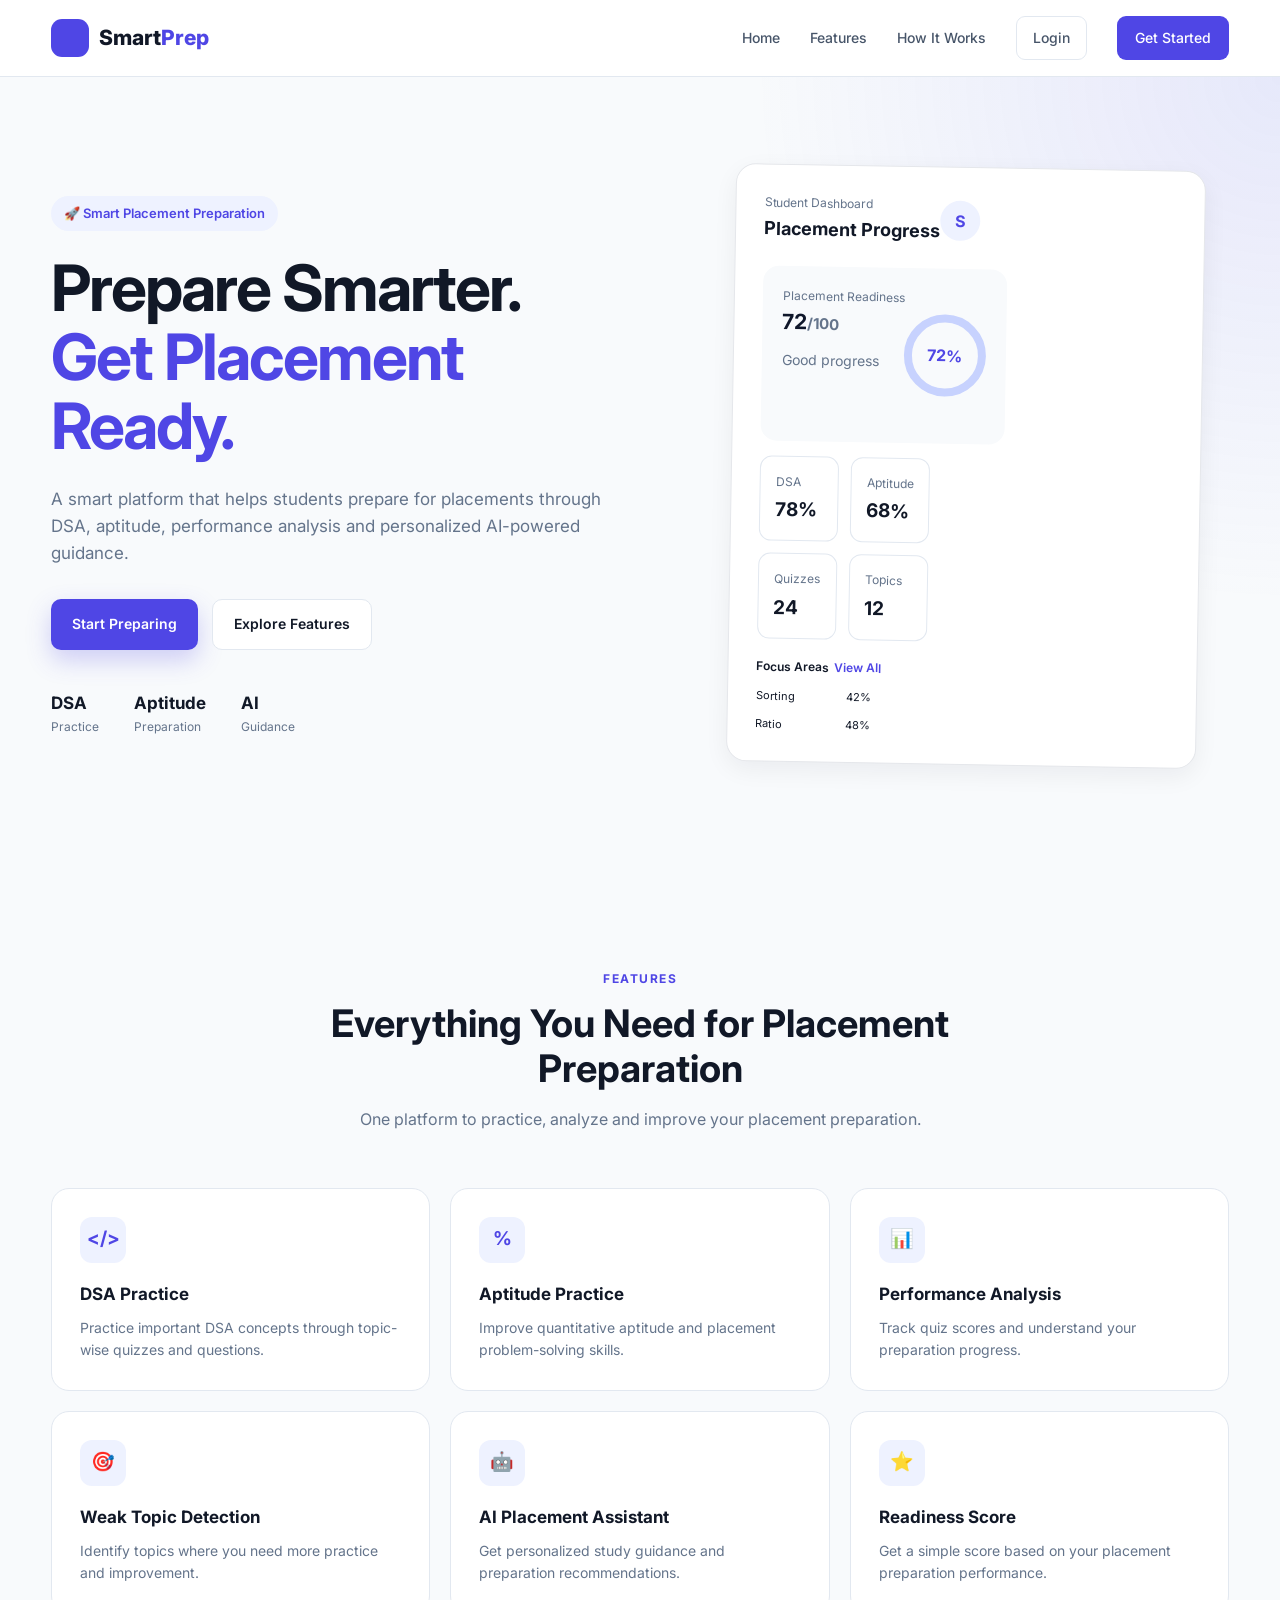
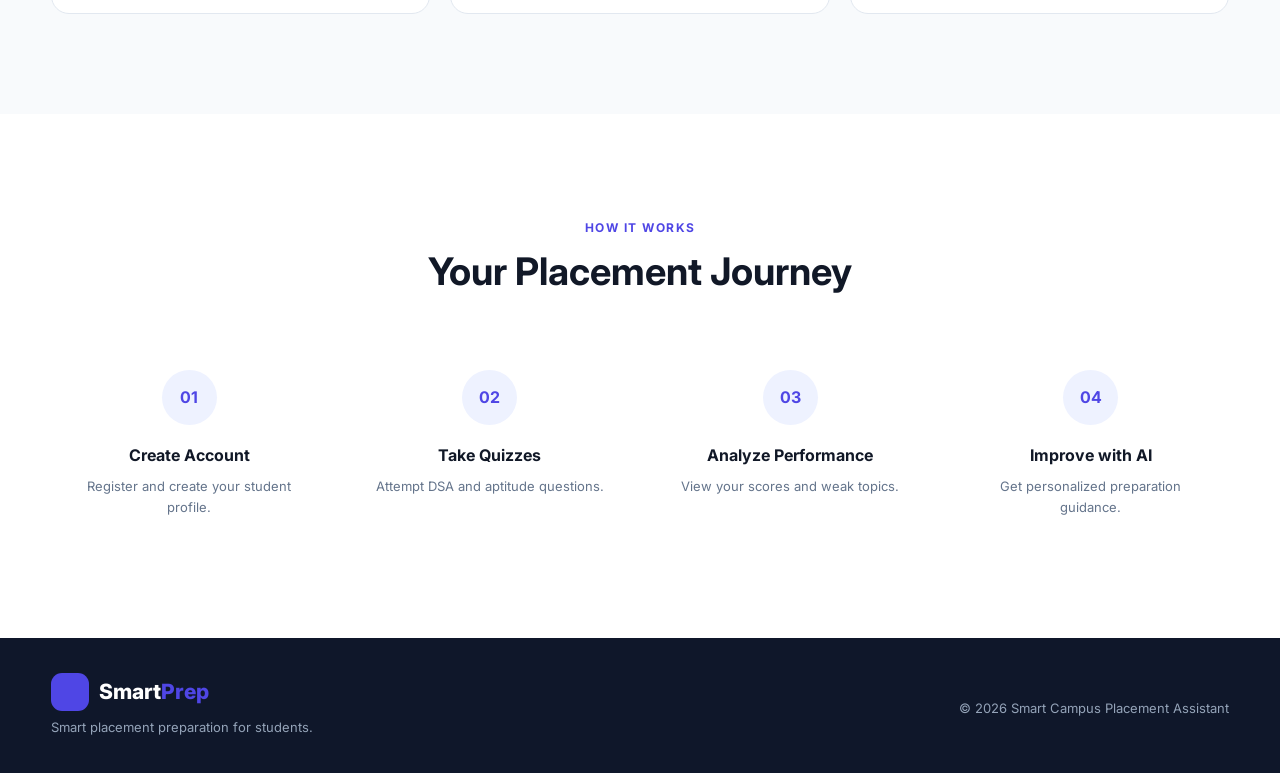
<file: index.html>
<!DOCTYPE html>
<html lang="en">

<head>
    <meta charset="UTF-8">

    <meta name="viewport" content="width=device-width, initial-scale=1.0">

    <meta name="description"
        content="Smart Campus Placement Assistant - Personalized placement preparation platform for students.">

    <meta name="author" content="Smart Campus Placement Assistant">

    <title>Smart Campus Placement Assistant</title>

    <!-- Google Font -->
    <link rel="preconnect" href="https://fonts.googleapis.com">
    <link rel="preconnect" href="https://fonts.gstatic.com" crossorigin>

    <link
        href="https://fonts.googleapis.com/css2?family=Inter:wght@400;500;600;700;800&display=swap"
        rel="stylesheet">
    <!-- Main CSS -->
    <link rel="stylesheet" href="css/style.css">
</head>

<body>

    <!-- ================= NAVBAR ================= -->

    <header class="navbar">

        <div class="container navbar-container">

            <a href="index.html" class="logo">
                <span class="logo-icon"></span>

                <span>
                    Smart<span class="logo-highlight">Prep</span>
                </span>
            </a>

            <nav class="nav-menu">

                <a href="#home">Home</a>
                <a href="#features">Features</a>
                <a href="#how-it-works">How It Works</a>

             <a href="login.html" class="nav-login">
    Login
</a>

                <a href="register.html" class="nav-register">
    Get Started
</a>

            </nav>

        </div>

    </header>


    <!-- ================= HERO SECTION ================= -->

    <main>

        <section id="home" class="hero">

            <div class="container hero-container">

                <div class="hero-content">

                    <div class="badge">
                        🚀 Smart Placement Preparation
                    </div>

                    <h1>
                        Prepare Smarter.
                        <span>Get Placement Ready.</span>
                    </h1>

                    <p class="hero-description">

                        A smart platform that helps students prepare for
                        placements through DSA, aptitude, performance
                        analysis and personalized AI-powered guidance.

                    </p>

                    <div class="hero-buttons">

                        <a href="#" class="btn btn-primary">
                            Start Preparing
                        </a>

                        <a href="#features" class="btn btn-secondary">
                            Explore Features
                        </a>

                    </div>

                    <div class="hero-stats">

                        <div class="stat">
                            <strong>DSA</strong>
                            <span>Practice</span>
                        </div>

                        <div class="stat">
                            <strong>Aptitude</strong>
                            <span>Preparation</span>
                        </div>

                        <div class="stat">
                            <strong>AI</strong>
                            <span>Guidance</span>
                        </div>

                    </div>

                </div>


                <!-- Dashboard Preview -->

                <div class="hero-dashboard">

                    <div class="dashboard-card">

                        <div class="dashboard-header">

                            <div>
                                <span class="small-text">
                                    Student Dashboard
                                </span>

                                <h3>Placement Progress</h3>
                            </div>

                            <div class="profile-circle">
                                S
                            </div>

                        </div>


                        <div class="readiness-card">

                            <div>
                                <span class="small-text">
                                    Placement Readiness
                                </span>

                                <h2>72<span>/100</span></h2>

                                <p>
                                    Good progress
                                </p>
                            </div>

                            <div class="progress-circle">
                                72%
                            </div>

                        </div>


                        <div class="dashboard-grid">

                            <div class="mini-card">
                                <span>DSA</span>
                                <strong>78%</strong>
                            </div>

                            <div class="mini-card">
                                <span>Aptitude</span>
                                <strong>68%</strong>
                            </div>

                            <div class="mini-card">
                                <span>Quizzes</span>
                                <strong>24</strong>
                            </div>

                            <div class="mini-card">
                                <span>Topics</span>
                                <strong>12</strong>
                            </div>

                        </div>


                        <div class="weak-topic">

                            <div class="weak-topic-header">
                                <span>Focus Areas</span>
                                <span>View All</span>
                            </div>

                            <div class="topic">
                                <span>Sorting</span>

                                <div class="topic-bar">
                                    <div class="topic-progress sorting"></div>
                                </div>

                                <span>42%</span>
                            </div>

                            <div class="topic">
                                <span>Ratio</span>

                                <div class="topic-bar">
                                    <div class="topic-progress ratio"></div>
                                </div>

                                <span>48%</span>
                            </div>

                        </div>

                    </div>

                </div>

            </div>

        </section>


        <!-- ================= FEATURES ================= -->

        <section id="features" class="features-section">

            <div class="container">

                <div class="section-heading">

                    <span class="section-label">
                        FEATURES
                    </span>

                    <h2>
                        Everything You Need for Placement Preparation
                    </h2>

                    <p>
                        One platform to practice, analyze and improve
                        your placement preparation.
                    </p>

                </div>


                <div class="features-grid">

                    <div class="feature-card">

                        <div class="feature-icon">
                            &lt;/&gt;
                        </div>

                        <h3>DSA Practice</h3>

                        <p>
                            Practice important DSA concepts through
                            topic-wise quizzes and questions.
                        </p>

                    </div>


                    <div class="feature-card">

                        <div class="feature-icon">
                            %
                        </div>

                        <h3>Aptitude Practice</h3>

                        <p>
                            Improve quantitative aptitude and
                            placement problem-solving skills.
                        </p>

                    </div>


                    <div class="feature-card">

                        <div class="feature-icon">
                            📊
                        </div>

                        <h3>Performance Analysis</h3>

                        <p>
                            Track quiz scores and understand your
                            preparation progress.
                        </p>

                    </div>


                    <div class="feature-card">

                        <div class="feature-icon">
                            🎯
                        </div>

                        <h3>Weak Topic Detection</h3>

                        <p>
                            Identify topics where you need more
                            practice and improvement.
                        </p>

                    </div>


                    <div class="feature-card">

                        <div class="feature-icon">
                            🤖
                        </div>

                        <h3>AI Placement Assistant</h3>

                        <p>
                            Get personalized study guidance and
                            preparation recommendations.
                        </p>

                    </div>


                    <div class="feature-card">

                        <div class="feature-icon">
                            ⭐
                        </div>

                        <h3>Readiness Score</h3>

                        <p>
                            Get a simple score based on your
                            placement preparation performance.
                        </p>

                    </div>

                </div>

            </div>

        </section>


        <!-- ================= HOW IT WORKS ================= -->

        <section id="how-it-works" class="how-section">

            <div class="container">

                <div class="section-heading">

                    <span class="section-label">
                        HOW IT WORKS
                    </span>

                    <h2>
                        Your Placement Journey
                    </h2>

                </div>


                <div class="steps">

                    <div class="step">

                        <div class="step-number">
                            01
                        </div>

                        <h3>Create Account</h3>

                        <p>
                            Register and create your student profile.
                        </p>

                    </div>


                    <div class="step">

                        <div class="step-number">
                            02
                        </div>

                        <h3>Take Quizzes</h3>

                        <p>
                            Attempt DSA and aptitude questions.
                        </p>

                    </div>


                    <div class="step">

                        <div class="step-number">
                            03
                        </div>

                        <h3>Analyze Performance</h3>

                        <p>
                            View your scores and weak topics.
                        </p>

                    </div>


                    <div class="step">

                        <div class="step-number">
                            04
                        </div>

                        <h3>Improve with AI</h3>

                        <p>
                            Get personalized preparation guidance.
                        </p>

                    </div>

                </div>

            </div>

        </section>

    </main>


    <!-- ================= FOOTER ================= -->

    <footer class="footer">

        <div class="container footer-container">

            <div>

                <div class="logo footer-logo">
                    <span class="logo-icon"></span>

                    <span>
                        Smart<span class="logo-highlight">Prep</span>
                    </span>
                </div>

                <p>
                    Smart placement preparation for students.
                </p>

            </div>

            <div>
                <p>
                    © 2026 Smart Campus Placement Assistant
                </p>
            </div>

        </div>

    </footer>


    <!-- Main JavaScript -->
    <script src="js/script.js"></script>

</body>

</html>
</file>
<file: css/style.css>
/* =====================================================
   SMART CAMPUS PLACEMENT ASSISTANT
   MAIN STYLESHEET
===================================================== */


/* ================= RESET ================= */

* {
    margin: 0;
    padding: 0;
    box-sizing: border-box;
}


html {
    scroll-behavior: smooth;
}


body {
    font-family: "Inter", sans-serif;
    background: #f8fafc;
    color: #111827;
    line-height: 1.6;
}


a {
    text-decoration: none;
    color: inherit;
}


button,
input {
    font-family: inherit;
}


/* ================= VARIABLES ================= */

:root {

    --primary: #4f46e5;
    --primary-dark: #3730a3;

    --secondary: #7c3aed;

    --text-dark: #111827;
    --text-gray: #64748b;

    --background: #f8fafc;
    --white: #ffffff;

    --border: #e2e8f0;

    --shadow:
        0 20px 50px rgba(15, 23, 42, 0.08);

    --radius: 18px;
}


/* ================= CONTAINER ================= */

.container {

    width: min(1180px, 92%);

    margin: auto;
}


/* ================= NAVBAR ================= */

.navbar {

    position: sticky;

    top: 0;

    z-index: 1000;

    background: rgba(255, 255, 255, 0.92);

    backdrop-filter: blur(15px);

    border-bottom: 1px solid var(--border);
}


.navbar-container {

    height: 76px;

    display: flex;

    align-items: center;

    justify-content: space-between;
}


/* ================= LOGO ================= */

.logo {

    display: flex;

    align-items: center;

    gap: 10px;

    font-size: 21px;

    font-weight: 800;
}


.logo-icon {

    width: 38px;

    height: 38px;

    display: flex;

    align-items: center;

    justify-content: center;

    border-radius: 11px;

    background: var(--primary);

    color: white;

    font-weight: 800;
}


.logo-highlight {

    color: var(--primary);
}


/* ================= NAVIGATION ================= */

.nav-menu {

    display: flex;

    align-items: center;

    gap: 30px;

    font-size: 14px;

    font-weight: 500;
}


.nav-menu a {

    color: #475569;

    transition: 0.25s;
}


.nav-menu a:hover {

    color: var(--primary);
}


.nav-login {

    padding: 10px 16px;

    border: 1px solid var(--border);

    border-radius: 9px;
}


.nav-register {

    padding: 11px 18px;

    color: white !important;

    background: var(--primary);

    border-radius: 9px;
}


/* ================= HERO ================= */

.hero {

    padding: 90px 0 100px;

    background:
        radial-gradient(
            circle at top right,
            rgba(99, 102, 241, 0.12),
            transparent 35%
        ),
        #f8fafc;
}


.hero-container {

    display: grid;

    grid-template-columns: 1fr 0.9fr;

    align-items: center;

    gap: 70px;
}


/* ================= HERO CONTENT ================= */

.badge {

    display: inline-block;

    padding: 7px 13px;

    margin-bottom: 22px;

    border-radius: 50px;

    background: #eef2ff;

    color: var(--primary);

    font-size: 13px;

    font-weight: 600;
}


.hero h1 {

    max-width: 650px;

    font-size: clamp(42px, 5vw, 66px);

    line-height: 1.08;

    letter-spacing: -2px;
}


.hero h1 span {

    display: block;

    color: var(--primary);
}


.hero-description {

    max-width: 600px;

    margin-top: 25px;

    color: var(--text-gray);

    font-size: 17px;
}


.hero-buttons {

    display: flex;

    gap: 14px;

    margin-top: 32px;
}


/* ================= BUTTONS ================= */

.btn {

    display: inline-flex;

    align-items: center;

    justify-content: center;

    padding: 13px 21px;

    border-radius: 10px;

    font-size: 14px;

    font-weight: 600;

    transition: 0.25s;
}


.btn-primary {

    background: var(--primary);

    color: white;

    box-shadow:
        0 10px 25px rgba(79, 70, 229, 0.25);
}


.btn-primary:hover {

    background: var(--primary-dark);

    transform: translateY(-2px);
}


.btn-secondary {

    background: white;

    border: 1px solid var(--border);

    color: var(--text-dark);
}


.btn-secondary:hover {

    border-color: var(--primary);

    color: var(--primary);
}


/* ================= HERO STATS ================= */

.hero-stats {

    display: flex;

    gap: 35px;

    margin-top: 40px;
}


.stat {

    display: flex;

    flex-direction: column;
}


.stat strong {

    font-size: 17px;
}


.stat span {

    font-size: 12px;

    color: var(--text-gray);
}


/* ================= DASHBOARD PREVIEW ================= */

.hero-dashboard {

    display: flex;

    justify-content: center;
}


.dashboard-card {

    width: 100%;

    max-width: 470px;

    padding: 25px;

    background: white;

    border: 1px solid var(--border);

    border-radius: 22px;

    box-shadow: var(--shadow);

    transform: rotate(1deg);
}


.dashboard-header {

    display: flex;

    justify-content: space-between;

    align-items: center;
}


.small-text {

    display: block;

    color: var(--text-gray);

    font-size: 12px;
}


.dashboard-header h3 {

    margin-top: 3px;

    font-size: 18px;
}


.profile-circle {

    width: 40px;

    height: 40px;

    display: flex;

    align-items: center;

    justify-content: center;

    border-radius: 50%;

    background: #eef2ff;

    color: var(--primary);

    font-weight: 700;
}


/* ================= READINESS ================= */

.readiness-card {

    display: flex;

    align-items: center;

    justify-content: space-between;

    margin-top: 22px;

    padding: 20px;

    border-radius: 16px;

    background: #f8fafc;
}


.readiness-card h2 {

    margin-top: 5px;

    font-size: 34px;
}


.readiness-card h2 span {

    font-size: 15px;

    color: var(--text-gray);
}


.readiness-card p {

    font-size: 12px;

    color: #16a34a;
}


.progress-circle {

    width: 82px;

    height: 82px;

    display: flex;

    align-items: center;

    justify-content: center;

    border-radius: 50%;

    border: 8px solid #c7d2fe;

    color: var(--primary);

    font-size: 16px;

    font-weight: 700;
}


/* ================= MINI CARDS ================= */

.dashboard-grid {

    display: grid;

    grid-template-columns: repeat(2, 1fr);

    gap: 12px;

    margin-top: 15px;
}


.mini-card {

    padding: 15px;

    border: 1px solid var(--border);

    border-radius: 12px;
}


.mini-card span {

    display: block;

    color: var(--text-gray);

    font-size: 12px;
}


.mini-card strong {

    display: block;

    margin-top: 4px;

    font-size: 19px;
}


/* ================= WEAK TOPICS ================= */

.weak-topic {

    margin-top: 18px;
}


.weak-topic-header {

    display: flex;

    justify-content: space-between;

    margin-bottom: 12px;

    font-size: 12px;

    font-weight: 600;
}


.weak-topic-header span:last-child {

    color: var(--primary);
}


.topic {

    display: grid;

    grid-template-columns: 70px 1fr 35px;

    align-items: center;

    gap: 10px;

    margin-top: 10px;

    font-size: 11px;
}


.topic-bar {

    height: 6px;

    overflow: hidden;

    border-radius: 20px;

    background: #e2e8f0;
}


.topic-progress {

    height: 100%;

    border-radius: 20px;

    background: var(--primary);
}


.sorting {

    width: 42%;
}


.ratio {

    width: 48%;
}


/* ================= SECTIONS ================= */

.features-section,
.how-section {

    padding: 100px 0;
}


.section-heading {

    max-width: 650px;

    margin: 0 auto 55px;

    text-align: center;
}


.section-label {

    color: var(--primary);

    font-size: 12px;

    font-weight: 700;

    letter-spacing: 1.5px;
}


.section-heading h2 {

    margin-top: 10px;

    font-size: 38px;

    line-height: 1.2;
}


.section-heading p {

    margin-top: 15px;

    color: var(--text-gray);
}


/* ================= FEATURES ================= */

.features-grid {

    display: grid;

    grid-template-columns:
        repeat(3, 1fr);

    gap: 20px;
}


.feature-card {

    padding: 28px;

    background: white;

    border: 1px solid var(--border);

    border-radius: var(--radius);

    transition: 0.3s;
}


.feature-card:hover {

    transform: translateY(-5px);

    box-shadow: var(--shadow);
}


.feature-icon {

    width: 46px;

    height: 46px;

    display: flex;

    align-items: center;

    justify-content: center;

    margin-bottom: 18px;

    border-radius: 12px;

    background: #eef2ff;

    color: var(--primary);

    font-size: 19px;

    font-weight: 700;
}


.feature-card h3 {

    font-size: 17px;
}


.feature-card p {

    margin-top: 9px;

    color: var(--text-gray);

    font-size: 14px;
}


/* ================= HOW IT WORKS ================= */

.how-section {

    background: white;
}


.steps {

    display: grid;

    grid-template-columns:
        repeat(4, 1fr);

    gap: 25px;
}


.step {

    text-align: center;

    padding: 20px;
}


.step-number {

    width: 55px;

    height: 55px;

    display: flex;

    align-items: center;

    justify-content: center;

    margin: 0 auto 18px;

    border-radius: 50%;

    background: #eef2ff;

    color: var(--primary);

    font-weight: 700;
}


.step h3 {

    font-size: 16px;
}


.step p {

    margin-top: 8px;

    color: var(--text-gray);

    font-size: 13px;
}


/* ================= FOOTER ================= */

.footer {

    padding: 35px 0;

    background: #0f172a;

    color: white;
}


.footer-container {

    display: flex;

    justify-content: space-between;

    align-items: center;
}


.footer-logo {

    color: white;
}


.footer p {

    margin-top: 6px;

    color: #94a3b8;

    font-size: 13px;
}


/* ================= RESPONSIVE ================= */

@media (max-width: 900px) {

    .nav-menu {

        gap: 15px;
    }


    .hero-container {

        grid-template-columns: 1fr;

    }


    .hero-content {

        text-align: center;
    }


    .hero-description {

        margin-left: auto;

        margin-right: auto;
    }


    .hero-buttons {

        justify-content: center;
    }


    .hero-stats {

        justify-content: center;
    }


    .features-grid {

        grid-template-columns:
            repeat(2, 1fr);
    }


    .steps {

        grid-template-columns:
            repeat(2, 1fr);
    }

}


@media (max-width: 600px) {

    .navbar-container {

        height: auto;

        padding: 15px 0;
    }


    .nav-menu a:not(.nav-login):not(.nav-register) {

        display: none;
    }


    .hero {

        padding-top: 60px;
    }


    .hero h1 {

        font-size: 40px;

        letter-spacing: -1px;
    }


    .hero-buttons {

        flex-direction: column;
    }


    .hero-stats {

        gap: 20px;
    }


    .features-grid {

        grid-template-columns: 1fr;
    }


    .steps {

        grid-template-columns: 1fr;
    }


    .footer-container {

        flex-direction: column;

        text-align: center;

        gap: 20px;
    }

}
/* ================================
   DASHBOARD
================================ */

.dashboard {
    max-width: 1200px;
    margin: 0 auto;
    padding: 50px 25px;
}

.welcome-section {
    margin-bottom: 40px;
}

.small-title {
    font-size: 14px;
    font-weight: 600;
    letter-spacing: 1.5px;
    color: #667eea;
    margin-bottom: 10px;
}

.welcome-section h1 {
    font-size: 36px;
    margin-bottom: 10px;
}

.welcome-section h1 span {
    color: #667eea;
}

.welcome-section p:last-child {
    color: #666;
    font-size: 16px;
}


/* Dashboard Cards */

.dashboard-cards {
    display: grid;
    grid-template-columns: repeat(3, 1fr);
    gap: 25px;
}

.dashboard-card {
    background: white;
    border-radius: 16px;
    padding: 28px;
    box-shadow: 0 8px 25px rgba(0, 0, 0, 0.08);
    border: 1px solid #eeeeee;
    transition: 0.3s;
}

.dashboard-card:hover {
    transform: translateY(-5px);
    box-shadow: 0 12px 30px rgba(0, 0, 0, 0.12);
}

.card-icon {
    font-size: 35px;
    margin-bottom: 15px;
}

.dashboard-card h2 {
    font-size: 21px;
    margin-bottom: 10px;
}

.dashboard-card p {
    color: #666;
    line-height: 1.6;
    min-height: 50px;
    margin-bottom: 20px;
}

.dashboard-card button {
    width: 100%;
    padding: 12px;
    border: none;
    border-radius: 8px;
    background: #667eea;
    color: white;
    font-size: 15px;
    font-weight: 600;
    cursor: pointer;
    transition: 0.3s;
}

.dashboard-card button:hover {
    background: #5568d8;
}


/* Responsive */

@media (max-width: 900px) {
    .dashboard-cards {
        grid-template-columns: repeat(2, 1fr);
    }
}

@media (max-width: 600px) {
    .dashboard {
        padding: 30px 15px;
    }

    .welcome-section h1 {
        font-size: 28px;
    }

    .dashboard-cards {
        grid-template-columns: 1fr;
    }
}
/* ================================
   DSA QUIZ
================================ */

.quiz-container {
    max-width: 900px;
    margin: 0 auto;
    padding: 50px 25px;
}

.quiz-header {
    text-align: center;
    margin-bottom: 35px;
}

.quiz-header h1 {
    font-size: 34px;
    margin: 10px 0;
}

.quiz-header p:last-child {
    color: #666;
}

.quiz-card {
    background: white;
    max-width: 750px;
    margin: 0 auto;
    padding: 35px;
    border-radius: 18px;
    box-shadow: 0 10px 30px rgba(0, 0, 0, 0.08);
}

.quiz-info {
    display: flex;
    justify-content: space-between;
    margin-bottom: 30px;
    color: #667eea;
    font-weight: 600;
}

#question {
    font-size: 23px;
    line-height: 1.5;
    margin-bottom: 25px;
}

.options-container {
    display: flex;
    flex-direction: column;
    gap: 12px;
}

.option-btn {
    width: 100%;
    padding: 15px 18px;
    text-align: left;
    background: white;
    border: 2px solid #e5e5e5;
    border-radius: 10px;
    font-size: 16px;
    cursor: pointer;
    transition: 0.2s;
}

.option-btn:hover:not(:disabled) {
    border-color: #667eea;
    background: #f5f6ff;
}

.option-btn.correct {
    border-color: #28a745;
    background: #e8f7ec;
}

.option-btn.wrong {
    border-color: #dc3545;
    background: #fdebec;
}

.option-btn:disabled {
    cursor: not-allowed;
}

.next-btn {
    width: 100%;
    margin-top: 25px;
    padding: 14px;
    border: none;
    border-radius: 10px;
    background: #667eea;
    color: white;
    font-size: 16px;
    font-weight: 600;
    cursor: pointer;
}

.next-btn:hover {
    background: #5568d8;
}

.back-btn {
    color: #667eea;
    text-decoration: none;
    font-weight: 600;
}


/* Mobile */

@media (max-width: 600px) {

    .quiz-container {
        padding: 30px 15px;
    }

    .quiz-header h1 {
        font-size: 26px;
    }

    .quiz-card {
        padding: 22px;
    }

    #question {
        font-size: 20px;
    }
}
/* =========================================
   SMARTPREP - PROFESSIONAL DASHBOARD
   ========================================= */


/* Dashboard main area */

.dashboard {
    max-width: 1200px;
    margin: 0 auto;
    padding: 50px 30px 80px;
}


/* =========================================
   WELCOME SECTION
   ========================================= */

.welcome-section {
    margin-bottom: 35px;
}

.welcome-section .small-title {
    color: #4f6df5;
    font-weight: 700;
    font-size: 14px;
    letter-spacing: 1.5px;
    margin-bottom: 12px;
}

.welcome-section h1 {
    font-size: 42px;
    margin: 0 0 12px;
    line-height: 1.2;
}

.welcome-section h1 span {
    color: #4f6df5;
}

.welcome-section p {
    color: #64748b;
    font-size: 17px;
}


/* =========================================
   QUICK STATS
   ========================================= */

.dashboard-stats {
    display: grid;
    grid-template-columns: repeat(4, 1fr);
    gap: 20px;
    margin-bottom: 35px;
}

.stat-card {
    background: white;
    border: 1px solid #e5e7eb;
    border-radius: 18px;
    padding: 24px;
    display: flex;
    align-items: center;
    gap: 16px;
    box-shadow: 0 8px 25px rgba(15, 23, 42, 0.06);
    transition: transform 0.2s ease, box-shadow 0.2s ease;
}

.stat-card:hover {
    transform: translateY(-4px);
    box-shadow: 0 14px 30px rgba(15, 23, 42, 0.10);
}

.stat-icon {
    width: 52px;
    height: 52px;
    border-radius: 14px;
    display: flex;
    align-items: center;
    justify-content: center;
    font-size: 25px;
    background: #eef2ff;
}

.stat-card p {
    margin: 0 0 6px;
    color: #64748b;
    font-size: 14px;
}

.stat-card h2 {
    margin: 0;
    font-size: 25px;
    color: #0f172a;
}


/* =========================================
   DASHBOARD CARDS
   ========================================= */

.dashboard-cards {
    display: grid;
    grid-template-columns: repeat(3, 1fr);
    gap: 22px;
    margin-bottom: 40px;
}

.dashboard-card {
    background: white;
    border: 1px solid #e5e7eb;
    border-radius: 20px;
    padding: 28px;
    min-height: 245px;
    display: flex;
    flex-direction: column;
    align-items: flex-start;
    box-shadow: 0 8px 25px rgba(15, 23, 42, 0.06);
    transition: transform 0.25s ease, box-shadow 0.25s ease;
}

.dashboard-card:hover {
    transform: translateY(-6px);
    box-shadow: 0 18px 35px rgba(15, 23, 42, 0.12);
}

.dashboard-card .card-icon {
    width: 52px;
    height: 52px;
    border-radius: 15px;
    background: #eef2ff;
    display: flex;
    align-items: center;
    justify-content: center;
    font-size: 25px;
    margin-bottom: 18px;
}

.dashboard-card h2 {
    margin: 0 0 10px;
    color: #0f172a;
    font-size: 21px;
}

.dashboard-card p {
    color: #64748b;
    line-height: 1.6;
    font-size: 14px;
    margin: 0 0 22px;
}

.dashboard-card button {
    margin-top: auto;
    border: none;
    background: #4f6df5;
    color: white;
    padding: 11px 18px;
    border-radius: 10px;
    font-weight: 600;
    cursor: pointer;
    transition: background 0.2s ease, transform 0.2s ease;
}

.dashboard-card button:hover {
    background: #3f5be0;
    transform: translateY(-1px);
}


/* =========================================
   PREPARATION OVERVIEW
   ========================================= */

.dashboard-overview {
    background: white;
    border: 1px solid #e5e7eb;
    border-radius: 22px;
    padding: 32px;
    margin-bottom: 35px;
    box-shadow: 0 8px 25px rgba(15, 23, 42, 0.06);
}

.overview-header {
    margin-bottom: 30px;
}

.overview-header .small-title {
    color: #4f6df5;
    font-size: 13px;
    font-weight: 700;
    letter-spacing: 1.5px;
    margin-bottom: 8px;
}

.overview-header h2 {
    margin: 0 0 8px;
    font-size: 27px;
    color: #0f172a;
}

.overview-header p {
    color: #64748b;
    margin: 0;
}


/* =========================================
   PROGRESS BARS
   ========================================= */

.progress-box {
    display: flex;
    flex-direction: column;
    gap: 24px;
}

.progress-item {
    width: 100%;
}

.progress-label {
    display: flex;
    justify-content: space-between;
    margin-bottom: 9px;
    font-size: 14px;
    font-weight: 600;
    color: #334155;
}

.progress-bar {
    width: 100%;
    height: 11px;
    background: #e9eef7;
    border-radius: 20px;
    overflow: hidden;
}

.progress-fill {
    height: 100%;
    width: 0%;
    background: #4f6df5;
    border-radius: 20px;
    transition: width 0.8s ease;
}


/* =========================================
   QUICK ACTIONS
   ========================================= */

.quick-actions {
    background: #0f172a;
    color: white;
    border-radius: 22px;
    padding: 30px;
    display: flex;
    justify-content: space-between;
    align-items: center;
    gap: 25px;
}

.quick-actions .small-title {
    color: #93a7ff;
    font-size: 13px;
    font-weight: 700;
    letter-spacing: 1.5px;
    margin-bottom: 8px;
}

.quick-actions h2 {
    margin: 0;
    font-size: 25px;
}

.quick-action-buttons {
    display: flex;
    gap: 12px;
    flex-wrap: wrap;
}

.quick-action-buttons button {
    border: 1px solid #334155;
    background: #1e293b;
    color: white;
    padding: 12px 17px;
    border-radius: 10px;
    cursor: pointer;
    font-weight: 600;
    transition: background 0.2s ease;
}

.quick-action-buttons button:hover {
    background: #334155;
}


/* =========================================
   RESPONSIVE DESIGN
   ========================================= */

@media (max-width: 1000px) {

    .dashboard-stats {
        grid-template-columns: repeat(2, 1fr);
    }

    .dashboard-cards {
        grid-template-columns: repeat(2, 1fr);
    }

    .quick-actions {
        flex-direction: column;
        align-items: flex-start;
    }

}


@media (max-width: 650px) {

    .dashboard {
        padding: 30px 18px 60px;
    }

    .welcome-section h1 {
        font-size: 32px;
    }

    .dashboard-stats {
        grid-template-columns: 1fr;
    }

    .dashboard-cards {
        grid-template-columns: 1fr;
    }

    .dashboard-overview {
        padding: 22px;
    }

    .quick-actions {
        padding: 24px;
    }

}
/* =========================================
   RECENT ACTIVITY
   ========================================= */

.recent-activity {
    background: white;
    border: 1px solid #e5e7eb;
    border-radius: 22px;
    padding: 32px;
    margin-bottom: 35px;
    box-shadow: 0 8px 25px rgba(15, 23, 42, 0.06);
}

.activity-header {
    margin-bottom: 25px;
}

.activity-header .small-title {
    color: #4f6df5;
    font-size: 13px;
    font-weight: 700;
    letter-spacing: 1.5px;
    margin-bottom: 8px;
}

.activity-header h2 {
    margin: 0 0 8px;
    font-size: 27px;
    color: #0f172a;
}

.activity-header p {
    margin: 0;
    color: #64748b;
}


/* Activity list */

.activity-list {
    display: flex;
    flex-direction: column;
    gap: 12px;
}


/* Individual activity */

.activity-item {
    display: flex;
    align-items: center;
    gap: 16px;
    padding: 18px;
    border: 1px solid #e5e7eb;
    border-radius: 15px;
    background: #fafbff;
    transition: transform 0.2s ease, box-shadow 0.2s ease;
}

.activity-item:hover {
    transform: translateX(4px);
    box-shadow: 0 8px 20px rgba(15, 23, 42, 0.07);
}


/* Activity icon */

.activity-icon {
    width: 48px;
    height: 48px;
    min-width: 48px;
    border-radius: 13px;
    background: #eef2ff;
    display: flex;
    align-items: center;
    justify-content: center;
    font-size: 23px;
}


/* Activity information */

.activity-info {
    flex: 1;
}

.activity-info h3 {
    margin: 0 0 5px;
    font-size: 17px;
    color: #0f172a;
}

.activity-info p {
    margin: 0;
    font-size: 14px;
    color: #64748b;
}


/* Activity result */

.activity-result {
    text-align: right;
    display: flex;
    flex-direction: column;
    gap: 4px;
}

.activity-result strong {
    font-size: 20px;
    color: #4f6df5;
}

.activity-result span {
    font-size: 12px;
    color: #64748b;
}


/* Loading / empty state */

.activity-loading {
    padding: 25px;
    text-align: center;
    border: 1px dashed #cbd5e1;
    border-radius: 14px;
    color: #64748b;
    background: #f8fafc;
}


/* Mobile */

@media (max-width: 650px) {

    .recent-activity {
        padding: 22px;
    }

    .activity-item {
        padding: 14px;
    }

    .activity-result strong {
        font-size: 17px;
    }

}/* =========================================
   WEAK TOPICS PAGE
   ========================================= */

.topic-summary {
    display: flex;
    align-items: center;
    gap: 20px;
    background: white;
    border: 1px solid #e5e7eb;
    border-radius: 22px;
    padding: 28px;
    margin-bottom: 35px;
    box-shadow: 0 8px 25px rgba(15, 23, 42, 0.06);
}

.topic-summary-icon {
    width: 60px;
    height: 60px;
    min-width: 60px;
    border-radius: 16px;
    background: #eef2ff;
    display: flex;
    align-items: center;
    justify-content: center;
    font-size: 28px;
}

.topic-summary h2 {
    margin: 0 0 7px;
    color: #0f172a;
    font-size: 23px;
}

.topic-summary p {
    margin: 0;
    color: #64748b;
}


/* =========================================
   TOPIC SECTION
   ========================================= */

.topic-section {
    background: white;
    border: 1px solid #e5e7eb;
    border-radius: 22px;
    padding: 32px;
    margin-bottom: 30px;
    box-shadow: 0 8px 25px rgba(15, 23, 42, 0.06);
}

.topic-section-header {
    margin-bottom: 25px;
}

.topic-section-header .small-title {
    color: #4f6df5;
    font-size: 13px;
    font-weight: 700;
    letter-spacing: 1.5px;
    margin-bottom: 8px;
}

.topic-section-header h2 {
    margin: 0;
    color: #0f172a;
    font-size: 27px;
}


/* =========================================
   TOPIC GRID
   ========================================= */

.topic-grid {
    display: grid;
    grid-template-columns: repeat(2, 1fr);
    gap: 18px;
}


/* =========================================
   TOPIC CARD
   ========================================= */

.topic-card {
    border: 1px solid #e5e7eb;
    border-radius: 17px;
    padding: 21px;
    background: #fafbff;
    transition: transform 0.2s ease, box-shadow 0.2s ease;
}

.topic-card:hover {
    transform: translateY(-3px);
    box-shadow: 0 10px 25px rgba(15, 23, 42, 0.08);
}

.topic-card-top {
    display: flex;
    align-items: center;
    justify-content: space-between;
    margin-bottom: 14px;
}

.topic-card-top h3 {
    margin: 0;
    color: #0f172a;
    font-size: 18px;
}

.topic-percentage {
    font-size: 19px;
    font-weight: 700;
    color: #4f6df5;
}


/* =========================================
   TOPIC PROGRESS
   ========================================= */

.topic-progress {
    width: 100%;
    height: 9px;
    background: #e8edf6;
    border-radius: 20px;
    overflow: hidden;
    margin-bottom: 12px;
}

.topic-progress-fill {
    height: 100%;
    background: #4f6df5;
    border-radius: 20px;
    transition: width 0.8s ease;
}


/* =========================================
   TOPIC CARD BOTTOM
   ========================================= */

.topic-card-bottom {
    display: flex;
    justify-content: space-between;
    gap: 10px;
    font-size: 13px;
    color: #64748b;
}


/* =========================================
   LOADING
   ========================================= */

.topic-loading {
    grid-column: 1 / -1;
    padding: 28px;
    text-align: center;
    border: 1px dashed #cbd5e1;
    border-radius: 15px;
    background: #f8fafc;
    color: #64748b;
}


/* =========================================
   SMART RECOMMENDATION
   ========================================= */

.smart-recommendation {
    display: flex;
    align-items: flex-start;
    gap: 20px;
    background: #0f172a;
    color: white;
    border-radius: 22px;
    padding: 32px;
    margin-bottom: 40px;
}

.recommendation-icon {
    width: 55px;
    height: 55px;
    min-width: 55px;
    border-radius: 15px;
    background: #1e293b;
    display: flex;
    align-items: center;
    justify-content: center;
    font-size: 25px;
}

.smart-recommendation .small-title {
    color: #93a7ff;
    font-size: 13px;
    font-weight: 700;
    letter-spacing: 1.5px;
    margin-bottom: 8px;
}

.smart-recommendation h2 {
    margin: 0 0 8px;
    font-size: 24px;
}

.smart-recommendation p {
    margin: 0;
    color: #cbd5e1;
    line-height: 1.6;
}


/* =========================================
   MOBILE
   ========================================= */

@media (max-width: 700px) {

    .topic-grid {
        grid-template-columns: 1fr;
    }

    .topic-section {
        padding: 22px;
    }

    .topic-summary {
        padding: 22px;
    }

    .smart-recommendation {
        padding: 24px;
    }

}
/* =========================================
   PERFORMANCE PAGE
========================================= */

.performance-container {
    width: 90%;
    max-width: 1150px;
    margin: 0 auto;
    padding: 45px 0 70px;
}

.performance-header {
    margin-bottom: 30px;
}

.performance-header h1 {
    margin: 8px 0;
    font-size: 38px;
}

.performance-header > p:last-child {
    color: #64748b;
    font-size: 16px;
}


/* =========================================
   SCORE CARDS
========================================= */

.performance-cards {
    display: grid;
    grid-template-columns: repeat(3, 1fr);
    gap: 20px;
    margin-bottom: 25px;
}

.performance-card {
    background: #ffffff;
    border: 1px solid #e5e7eb;
    border-radius: 18px;
    padding: 25px;
    display: flex;
    align-items: center;
    gap: 18px;
    box-shadow: 0 8px 25px rgba(15, 23, 42, 0.06);
    transition: 0.25s ease;
}

.performance-card:hover {
    transform: translateY(-4px);
    box-shadow: 0 12px 30px rgba(15, 23, 42, 0.10);
}

.performance-icon {
    width: 58px;
    height: 58px;
    border-radius: 15px;
    display: flex;
    align-items: center;
    justify-content: center;
    background: #f1f5f9;
    font-size: 27px;
    flex-shrink: 0;
}

.performance-card-content {
    min-width: 0;
}

.performance-label {
    margin: 0 0 5px;
    font-size: 12px;
    font-weight: 700;
    color: #64748b;
    letter-spacing: 0.5px;
}

.performance-card h2 {
    margin: 0;
    font-size: 30px;
}

.performance-description {
    margin: 5px 0 0;
    color: #94a3b8;
    font-size: 13px;
}


/* =========================================
   PERFORMANCE SUMMARY
========================================= */

.performance-summary {
    display: flex;
    align-items: center;
    gap: 20px;
    background: #ffffff;
    border: 1px solid #e5e7eb;
    border-radius: 18px;
    padding: 28px;
    margin-bottom: 25px;
    box-shadow: 0 8px 25px rgba(15, 23, 42, 0.05);
}

.summary-icon {
    width: 60px;
    height: 60px;
    border-radius: 16px;
    background: #f1f5f9;
    display: flex;
    align-items: center;
    justify-content: center;
    font-size: 28px;
    flex-shrink: 0;
}

.summary-content h2 {
    margin: 5px 0 8px;
}

.summary-content p:last-child {
    margin: 0;
    color: #64748b;
    line-height: 1.6;
}


/* =========================================
   SKILL PROGRESS
========================================= */

.performance-analysis {
    background: #ffffff;
    border: 1px solid #e5e7eb;
    border-radius: 18px;
    padding: 30px;
    margin-bottom: 25px;
    box-shadow: 0 8px 25px rgba(15, 23, 42, 0.05);
}

.analysis-header {
    margin-bottom: 25px;
}

.analysis-header h2 {
    margin: 5px 0;
    font-size: 25px;
}

.analysis-header p:last-child {
    margin: 0;
    color: #64748b;
}

.skill-progress-container {
    display: flex;
    flex-direction: column;
    gap: 24px;
}

.skill-progress-item {
    width: 100%;
}

.skill-progress-header {
    display: flex;
    justify-content: space-between;
    align-items: center;
    margin-bottom: 9px;
    font-size: 15px;
    font-weight: 600;
}

.skill-progress-header span:last-child {
    color: #64748b;
}

.skill-progress-bar {
    width: 100%;
    height: 11px;
    background: #e2e8f0;
    border-radius: 20px;
    overflow: hidden;
}

.skill-progress-fill {
    width: 0%;
    height: 100%;
    border-radius: 20px;
    background: #2563eb;
    transition: width 0.8s ease;
}


/* =========================================
   NEXT STEP
========================================= */

.performance-next {
    display: flex;
    align-items: center;
    gap: 20px;
    background: #f8fafc;
    border: 1px solid #e5e7eb;
    border-radius: 18px;
    padding: 28px;
}

.next-icon {
    width: 58px;
    height: 58px;
    border-radius: 15px;
    background: #ffffff;
    display: flex;
    align-items: center;
    justify-content: center;
    font-size: 27px;
    flex-shrink: 0;
}

.performance-next h2 {
    margin: 5px 0 7px;
}

.performance-next p:last-child {
    margin: 0;
    color: #64748b;
    line-height: 1.5;
}

.next-buttons {
    margin-left: auto;
    display: flex;
    gap: 10px;
}

.next-buttons a {
    text-decoration: none;
    padding: 11px 17px;
    border-radius: 10px;
    background: #2563eb;
    color: #ffffff;
    font-size: 14px;
    font-weight: 600;
    white-space: nowrap;
    transition: 0.2s ease;
}

.next-buttons a:hover {
    transform: translateY(-2px);
}


/* =========================================
   RESPONSIVE
========================================= */

@media (max-width: 850px) {

    .performance-cards {
        grid-template-columns: 1fr;
    }

    .performance-next {
        flex-wrap: wrap;
    }

    .next-buttons {
        width: 100%;
        margin-left: 0;
    }

}


@media (max-width: 600px) {

    .performance-container {
        width: 92%;
        padding-top: 30px;
    }

    .performance-header h1 {
        font-size: 30px;
    }

    .performance-summary {
        align-items: flex-start;
    }

    .performance-analysis {
        padding: 22px;
    }

    .performance-next {
        align-items: flex-start;
    }

    .next-buttons {
        flex-direction: column;
    }

    .next-buttons a {
        text-align: center;
    }

}
/* ============================= */
/* SMART GUIDANCE PAGE */
/* ============================= */

.guidance-container {
    width: 90%;
    max-width: 1150px;
    margin: 0 auto;
    padding: 45px 0 70px;
}

.guidance-card {
    background: #ffffff;
    border: 1px solid #e5e7eb;
    border-radius: 20px;
    padding: 35px;
    text-align: center;
    margin-bottom: 25px;
    box-shadow: 0 8px 25px rgba(15, 23, 42, 0.06);
}

.guidance-icon {
    width: 75px;
    height: 75px;
    margin: 0 auto 18px;
    border-radius: 20px;
    background: #f1f5f9;

    display: flex;
    align-items: center;
    justify-content: center;

    font-size: 36px;
}

.guidance-card h2 {
    margin: 8px 0 12px;
    font-size: 28px;
}

.guidance-card > p:last-child {
    max-width: 750px;
    margin: 0 auto;
    color: #64748b;
    line-height: 1.7;
    font-size: 16px;
}


/* PERFORMANCE GRID */

.guidance-grid {
    display: grid;
    grid-template-columns: repeat(3, 1fr);
    gap: 20px;
    margin-bottom: 25px;
}

.guidance-item {
    background: #ffffff;
    border: 1px solid #e5e7eb;
    border-radius: 18px;
    padding: 28px;
    text-align: center;

    box-shadow: 0 8px 25px rgba(15, 23, 42, 0.05);

    transition: 0.25s ease;
}

.guidance-item:hover {
    transform: translateY(-4px);
    box-shadow: 0 12px 30px rgba(15, 23, 42, 0.10);
}

.guidance-item .performance-icon {
    margin: 0 auto 15px;
}

.guidance-item .performance-label {
    margin-bottom: 8px;
}

.guidance-item h2 {
    margin: 5px 0;
    font-size: 30px;
}

.guidance-item > p:last-child {
    margin: 5px 0 0;
    color: #94a3b8;
    font-size: 13px;
    line-height: 1.5;
}


/* FOCUS AREA */

.guidance-focus {
    display: flex;
    align-items: center;
    gap: 20px;

    background: #ffffff;
    border: 1px solid #e5e7eb;
    border-radius: 18px;

    padding: 28px;
    margin-bottom: 25px;

    box-shadow: 0 8px 25px rgba(15, 23, 42, 0.05);
}

.focus-icon {
    width: 60px;
    height: 60px;
    border-radius: 16px;

    background: #f1f5f9;

    display: flex;
    align-items: center;
    justify-content: center;

    font-size: 28px;
    flex-shrink: 0;
}

.guidance-focus h2 {
    margin: 5px 0 8px;
}

.guidance-focus p:last-child {
    margin: 0;
    color: #64748b;
    line-height: 1.6;
}


/* NEXT STEPS */

.guidance-next {
    display: flex;
    align-items: center;
    gap: 25px;

    background: #f8fafc;
    border: 1px solid #e5e7eb;
    border-radius: 18px;

    padding: 30px;
}

.guidance-next h2 {
    margin: 5px 0 8px;
}

.guidance-next > div:first-child {
    flex: 1;
}

.guidance-next > div:first-child p:last-child {
    margin: 0;
    color: #64748b;
    line-height: 1.6;
}

.guidance-buttons {
    display: flex;
    gap: 10px;
    flex-wrap: wrap;
    justify-content: flex-end;
}

.guidance-buttons a {
    text-decoration: none;

    padding: 11px 17px;

    border-radius: 10px;

    background: #2563eb;
    color: #ffffff;

    font-size: 14px;
    font-weight: 600;

    white-space: nowrap;

    transition: 0.2s ease;
}

.guidance-buttons a:hover {
    transform: translateY(-2px);
}


/* MOBILE */

@media (max-width: 850px) {

    .guidance-grid {
        grid-template-columns: 1fr;
    }

    .guidance-next {
        flex-direction: column;
        align-items: flex-start;
    }

    .guidance-buttons {
        width: 100%;
        justify-content: flex-start;
    }

}


@media (max-width: 600px) {

    .guidance-container {
        width: 92%;
        padding-top: 30px;
    }

    .guidance-card {
        padding: 25px 20px;
    }

    .guidance-card h2 {
        font-size: 24px;
    }

    .guidance-focus {
        align-items: flex-start;
        padding: 22px;
    }

    .guidance-next {
        padding: 22px;
    }

    .guidance-buttons {
        flex-direction: column;
        width: 100%;
    }

    .guidance-buttons a {
        text-align: center;
        width: 100%;
        box-sizing: border-box;
    }

}
/* ============================= */
/* ADMIN PANEL */
/* ============================= */

.admin-container {
    width: 90%;
    max-width: 1200px;
    margin: 0 auto;
    padding: 45px 0 70px;
}


/* ADMIN TABLE SECTION */

.admin-table-section {
    background: #ffffff;
    border: 1px solid #e5e7eb;
    border-radius: 18px;
    padding: 30px;
    margin-top: 25px;
    box-shadow: 0 8px 25px rgba(15, 23, 42, 0.05);
}

.admin-section-header {
    display: flex;
    align-items: center;
    justify-content: space-between;
    gap: 20px;
    margin-bottom: 22px;
}

.admin-section-header h2 {
    margin: 5px 0 7px;
    font-size: 25px;
}

.admin-section-header p:last-child {
    margin: 0;
    color: #64748b;
}

.admin-section-header button {
    border: none;
    padding: 11px 17px;
    border-radius: 10px;
    background: #2563eb;
    color: #ffffff;
    font-size: 14px;
    font-weight: 600;
    cursor: pointer;
    transition: 0.2s ease;
}

.admin-section-header button:hover {
    transform: translateY(-2px);
}


/* SEARCH */

.admin-search {
    margin-bottom: 20px;
}

.admin-search input {
    width: 100%;
    box-sizing: border-box;

    padding: 13px 15px;

    border: 1px solid #dbe2ea;
    border-radius: 10px;

    outline: none;

    font-size: 14px;
    color: #1e293b;

    transition: 0.2s ease;
}

.admin-search input:focus {
    border-color: #2563eb;
    box-shadow: 0 0 0 3px rgba(37, 99, 235, 0.10);
}


/* TABLE */

.table-wrapper {
    width: 100%;
    overflow-x: auto;
}

.table-wrapper table {
    width: 100%;
    border-collapse: collapse;
    min-width: 650px;
}

.table-wrapper th {
    text-align: left;
    padding: 14px 15px;

    background: #f8fafc;

    color: #475569;

    font-size: 12px;
    font-weight: 700;

    letter-spacing: 0.4px;
    text-transform: uppercase;

    border-bottom: 1px solid #e5e7eb;
}

.table-wrapper td {
    padding: 16px 15px;

    color: #334155;

    font-size: 14px;

    border-bottom: 1px solid #f1f5f9;
}

.table-wrapper tbody tr {
    transition: 0.2s ease;
}

.table-wrapper tbody tr:hover {
    background: #f8fafc;
}


/* STATUS */

.admin-status {
    display: inline-block;

    padding: 5px 10px;

    border-radius: 20px;

    background: #f1f5f9;

    color: #475569;

    font-size: 12px;
    font-weight: 600;
}


/* ADMIN NOTE */

.admin-note {
    display: flex;
    align-items: center;
    gap: 20px;

    margin-top: 25px;

    padding: 28px;

    background: #f8fafc;

    border: 1px solid #e5e7eb;

    border-radius: 18px;
}

.admin-note-icon {
    width: 60px;
    height: 60px;

    border-radius: 16px;

    background: #ffffff;

    display: flex;
    align-items: center;
    justify-content: center;

    font-size: 28px;

    flex-shrink: 0;
}

.admin-note h2 {
    margin: 5px 0 8px;
}

.admin-note p:last-child {
    margin: 0;

    color: #64748b;

    line-height: 1.6;
}


/* MOBILE */

@media (max-width: 700px) {

    .admin-container {
        width: 92%;
        padding-top: 30px;
    }

    .admin-table-section {
        padding: 22px;
    }

    .admin-section-header {
        align-items: flex-start;
        flex-direction: column;
    }

    .admin-section-header button {
        width: 100%;
    }

    .admin-note {
        align-items: flex-start;
        padding: 22px;
    }

}
</file>
